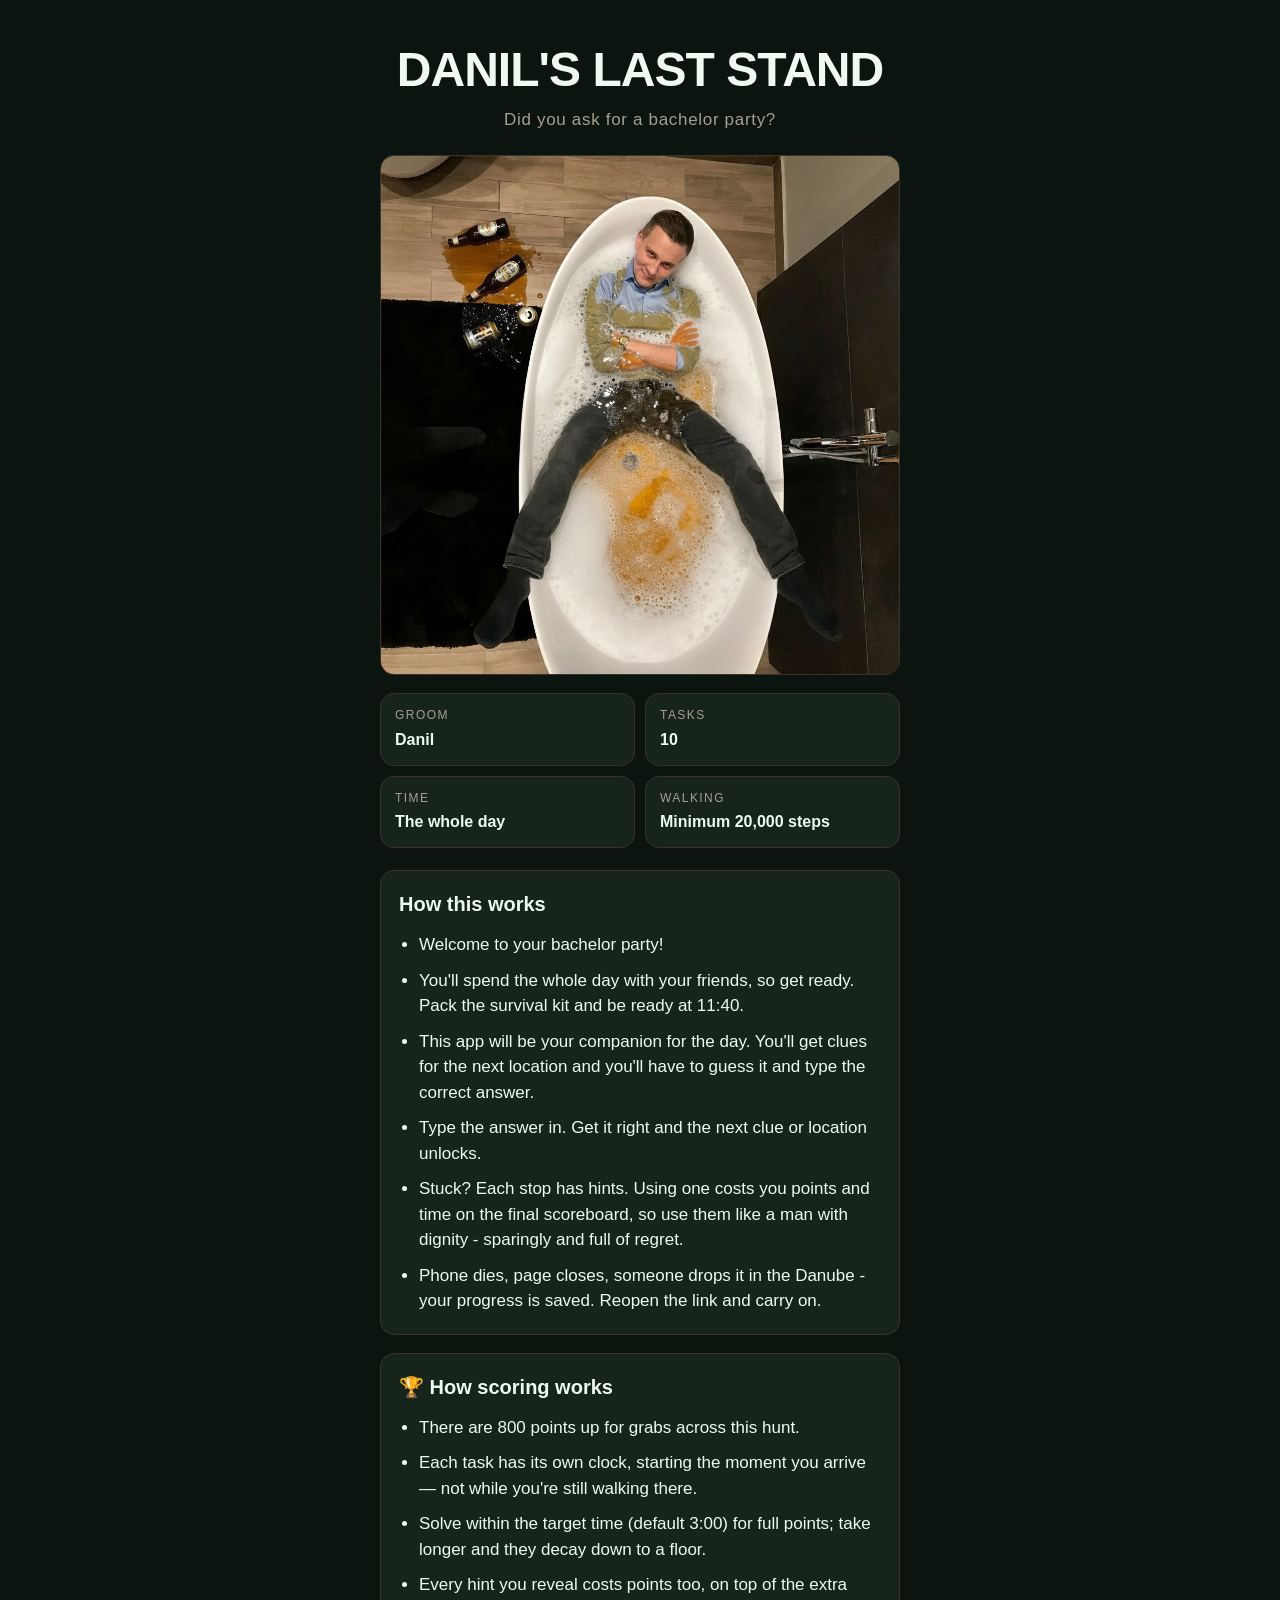
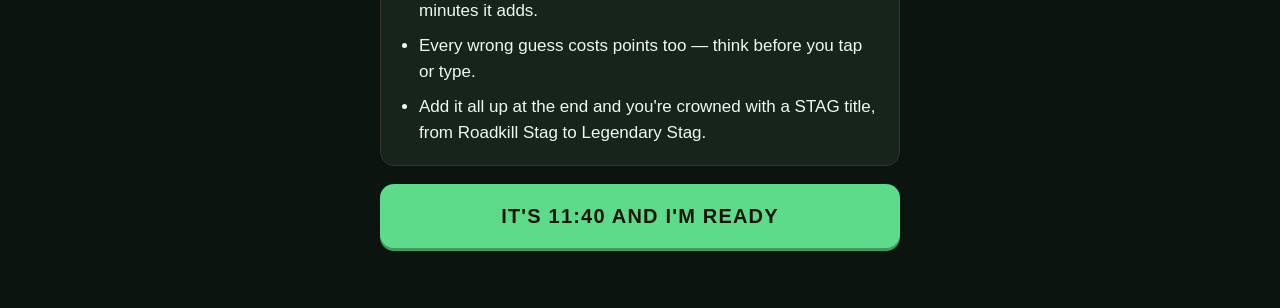
<file: index.html>
<!DOCTYPE html>
<html lang="en">
<head>
<meta charset="utf-8">
<meta name="viewport" content="width=device-width, initial-scale=1, viewport-fit=cover, maximum-scale=5">
<meta name="theme-color" content="#12100e">
<meta name="apple-mobile-web-app-capable" content="yes">
<meta name="apple-mobile-web-app-status-bar-style" content="black-translucent">
<meta name="description" content="A scavenger hunt through central Budapest.">
<title>Danil's Last Stand — Budapest</title>
<link rel="stylesheet" href="styles.css">
<link rel="icon" href="data:image/svg+xml,<svg xmlns='http://www.w3.org/2000/svg' viewBox='0 0 100 100'><text y='.9em' font-size='90'>🍺</text></svg>">
</head>
<body>

<!-- Shown only when opened as index.html?preview=1 from the editor. -->
<div class="preview-banner" id="previewBanner" hidden>
  👁 PREVIEW — showing unsaved editor draft. Progress here is kept separate from the real game.
</div>

<!-- ══════════════════════════════════════════════════════════════════════
     HEADER — progress. Hidden on the start screen.

     The overall wall-clock timer still runs (app.js keeps computing it for
     the finish screen's "on the clock" stat and penalty maths) — it's just
     not shown up here any more now that each stop has its own visible timer
     on the puzzle screen. #hudTimer is kept in the DOM (rather than deleted)
     so paintTimer() has somewhere harmless to write; `hidden` is enough.
     ══════════════════════════════════════════════════════════════════ -->
<header id="hud" class="hud" hidden>
  <div class="hud-row">
    <div class="hud-progress" id="hudProgress">Task 1 of 9</div>
    <div class="hud-right">
      <div class="hud-timer" id="hudTimer" aria-live="off" hidden>0:00</div>
      <button class="hud-reset" id="btnHudReset" type="button" title="Start over" aria-label="Start over">⟲</button>
    </div>
  </div>
  <div class="hud-bar"><div class="hud-bar-fill" id="hudBarFill"></div></div>
</header>

<main id="main">

  <!-- ════════════════════════════════════════════════════════════════
       SCREEN: ACCESS CODE LOCK
       Only shown if config.accessCode is set — see needsAccessCode()/
       goLock() in app.js. Sits in front of everything else; the game
       itself doesn't render until this is past.
       ═════════════════════════════════════════════════════════════ -->
  <section class="screen screen-center" id="screen-lock" hidden>
    <div class="hero">
      <div class="hero-kicker" id="lockKicker">🔒 Private hunt</div>
      <h1 class="hero-title" id="lockTitle" style="font-size: 30px;">Enter the code to continue</h1>
    </div>
    <form id="lockForm" autocomplete="off">
      <input
        class="answer-input"
        id="lockInput"
        type="text"
        inputmode="text"
        autocapitalize="off"
        autocorrect="off"
        spellcheck="false"
        enterkeyhint="go"
        placeholder="Access code">
      <button class="btn btn-primary btn-huge" type="submit" id="btnUnlock">UNLOCK</button>
    </form>
    <p class="feedback" id="lockFeedback" role="status" aria-live="polite"></p>
  </section>

  <!-- ════════════════════════════════════════════════════════════════
       SCREEN: START
       ═════════════════════════════════════════════════════════════ -->
  <section class="screen" id="screen-start">
    <div class="hero">
      <div class="hero-kicker" id="startKicker">Budapest · District V → VII</div>
      <h1 class="hero-title" id="startTitle">DANIL'S LAST STAND</h1>
      <div class="hero-sub" id="startSubtitle">A Budapest Scavenger Hunt</div>
    </div>

    <figure class="stop-figure" id="startFigure" hidden>
      <img id="startImage" alt="">
      <figcaption id="startCaption"></figcaption>
    </figure>

    <div class="facts">
      <div class="fact"><span class="fact-label">Groom</span><span class="fact-value" id="factGroom">—</span></div>
      <div class="fact"><span class="fact-label">Tasks</span><span class="fact-value" id="factStops">—</span></div>
      <div class="fact"><span class="fact-label">Time</span><span class="fact-value" id="factDuration">—</span></div>
      <div class="fact"><span class="fact-label">Walking</span><span class="fact-value" id="factDistance">—</span></div>
    </div>

    <div class="card">
      <h2 class="card-title" id="howToTitle">How this works</h2>
      <ul class="howto" id="howToList"></ul>
      <p class="hint-cost-note" id="hintCostNote"></p>
    </div>

    <!-- The points/STAG system, kept separate from the core-loop card above.
         Set config.labels.scoringExplainerTitle to "" to hide this entirely. -->
    <div class="card" id="scoringExplainerCard">
      <h2 class="card-title" id="scoringExplainerTitle">🏆 How scoring works</h2>
      <ul class="howto" id="scoringExplainerList"></ul>
    </div>

    <button class="btn btn-primary btn-huge" id="btnStart">START THE HUNT</button>
    <p class="footnote" id="startFootnote"></p>
  </section>

  <!-- ════════════════════════════════════════════════════════════════
       SCREEN: TRAVEL CLUE
       ═════════════════════════════════════════════════════════════ -->
  <section class="screen" id="screen-travel" hidden>
    <div class="stop-head">
      <div class="stop-num" id="travelStopNum">TASK 1</div>
      <div class="stop-teaser" id="travelTeaser"></div>
    </div>
    <div class="card card-clue">
      <div class="card-eyebrow" id="travelEyebrow">🧭 Travel clue</div>
      <div class="prose" id="travelClue"></div>
    </div>
    <figure class="stop-figure" id="travelFigure" hidden>
      <img id="travelImage" alt="Photo for this clue">
      <figcaption id="travelCaption"></figcaption>
    </figure>
    <button class="btn btn-primary btn-huge" id="btnArrived">WE'RE HERE →</button>
    <p class="footnote" id="travelFootnote"></p>
  </section>

  <!-- ════════════════════════════════════════════════════════════════
       SCREEN: PUZZLE + ANSWER
       ═════════════════════════════════════════════════════════════ -->
  <section class="screen" id="screen-puzzle" hidden>
    <div class="stop-head">
      <div class="stop-num" id="puzzleStopNum">TASK 1</div>
      <div class="stop-teaser" id="puzzleName"></div>
    </div>

    <p class="arrival-note" id="arrivalNote"></p>

    <!-- This stop's own clock (left) and a live points readout (right).
         Each has its own visibility rule — shouldShowTimer() vs
         isScoredStop() — since a stop can have either without the other. -->
    <div class="task-timer-row">
      <div class="task-timer" id="taskTimer" hidden>
        <span id="taskTimerValue">0:00</span>
        <span class="task-timer-target" id="taskTimerTarget"></span>
      </div>
      <div class="task-points" id="taskPoints" hidden></div>
    </div>

    <div class="badge badge-warn" id="placeholderBadge" hidden></div>

    <div class="card">
      <div class="card-eyebrow" id="puzzleEyebrow">🧩 The puzzle</div>
      <div class="prose" id="puzzleText"></div>
    </div>

    <figure class="stop-figure" id="puzzleFigure" hidden>
      <img id="puzzleImage" alt="Photo for this puzzle">
      <figcaption id="puzzleCaption"></figcaption>
    </figure>

    <!-- Optional "take a photo" control — see wantsPhotoCapture() in app.js.
         On by default for "dare" stops, off otherwise, either way overridable
         per stop. Purely local: the shot is saved to the phone's camera roll
         by the OS as normal, and a small copy is kept in this browser only
         (never uploaded) so the group can see it again before finishing. -->
    <div class="photo-capture" id="photoCapture" hidden>
      <div class="answer-label" id="photoCaptureLabel">📸 Photo proof</div>
      <div class="photo-capture-box" id="photoCaptureEmpty">
        <button class="btn btn-ghost btn-photo" id="btnTakePhoto" type="button">📸 Take a photo</button>
      </div>
      <figure class="photo-capture-preview" id="photoCapturePreview" hidden>
        <img id="photoCaptureImg" alt="Photo taken for this stop">
        <!-- The ONLY way to get this into the iOS Photos app. A photo taken
             through <input type=file capture> is handed to the page and then
             dropped by Safari — it is never written to the camera roll on its
             own, and no web API can do that silently. navigator.share() opens
             the native share sheet, where "Save Image" files it into Photos. -->
        <button class="btn btn-primary btn-small" id="btnSavePhoto" type="button">⬇️ Save to my Photos</button>
        <button class="btn btn-ghost btn-small" id="btnRetakePhoto" type="button">↺ Retake</button>
      </figure>
      <!-- Second, permission-free route to attaching a photo: a plain file
           input with no `capture` attribute, which iOS/Android hand off to
           their ordinary photo picker. Useful if the group would rather
           shoot in the real Camera app (which DOES save to the camera roll)
           and then attach it here. -->
      <button class="btn btn-ghost btn-small btn-photo-fallback" id="btnPickPhoto" type="button">
        Or choose one from your photos
      </button>
      <input type="file" id="photoCaptureInput" class="file-input-hidden" accept="image/*" capture="environment">
      <input type="file" id="photoPickInput" class="file-input-hidden" accept="image/*">
      <p class="footnote" id="photoCaptureNote"></p>
    </div>

    <!-- ONE of the three below is shown, depending on the stop's `type`. -->

    <!-- type: "text" -->
    <form id="answerForm" autocomplete="off" hidden>
      <label class="answer-label" for="answerInput" id="answerLabel">Your answer</label>
      <input
        class="answer-input"
        id="answerInput"
        type="text"
        inputmode="text"
        autocapitalize="off"
        autocorrect="off"
        spellcheck="false"
        enterkeyhint="go"
        placeholder="Type it here…">
      <button class="btn btn-primary btn-huge" type="submit" id="btnSubmit">SUBMIT</button>
    </form>

    <!-- type: "choice" -->
    <div id="choiceZone" class="choice-zone" hidden>
      <div class="answer-label" id="choiceLabel">Pick one</div>
      <div id="choiceButtons"></div>
    </div>

    <!-- type: "dare" / "info" — nothing to answer, just confirm and move on -->
    <button class="btn btn-primary btn-huge" id="btnConfirmDone" hidden></button>

    <!-- type: "picker" — tap one option to jump straight to that stop by id;
         no answer to get right, no hints, nothing else to skip. -->
    <div id="pickerZone" class="picker-zone" hidden>
      <div class="answer-label" id="pickerLabel">Choose one</div>
      <div id="pickerButtons"></div>
    </div>

    <!-- type: "sequence" — several timed sub-tasks in a row, purely passive:
         no button, no answer. Auto-advances on its own; see
         paintSequenceStop()/tickSequenceCountdown() in app.js. -->
    <div id="sequenceZone" class="sequence-zone" hidden>
      <div class="card-eyebrow" id="sequenceSubEyebrow">Sub-task 1 of 3</div>
      <h3 class="sequence-sub-label" id="sequenceSubLabel"></h3>
      <div class="prose" id="sequenceSubInstructions"></div>
      <figure class="stop-figure" id="sequenceSubFigure" hidden>
        <img id="sequenceSubImage" alt="">
        <figcaption id="sequenceSubCaption"></figcaption>
      </figure>
      <div class="sequence-countdown" id="sequenceCountdown">0:00</div>
      <button class="btn btn-danger-ghost sequence-skip-btn" id="sequenceSkipButton" type="button">Skip this one →</button>
    </div>

    <!-- Explains why the proceed control above is greyed out, when a stop
         requires photo proof and none has been attached yet. -->
    <p class="photo-gate-note" id="photoGateNote" hidden></p>

    <p class="feedback" id="feedback" role="status" aria-live="polite"></p>

    <label class="answer-label" id="hintZoneLabel" hidden>Hints</label>
    <div id="hintZone" class="hint-zone"></div>

    <button class="btn btn-danger-ghost" id="btnSkip" hidden></button>

    <button class="btn btn-ghost btn-small" id="btnBackToClue">← re-read the travel clue</button>

    <!-- Always available, on every task type — a real-world contingency
         (venue closed, whatever), not a difficulty escape hatch. No time or
         points penalty either way; see jumpSkipStop() in app.js. -->
    <button class="btn btn-ghost btn-small btn-jump-skip" id="btnJumpSkip" type="button">⏭ Skip this task — no penalty</button>
  </section>

  <!-- ════════════════════════════════════════════════════════════════
       SCREEN: SOLVED (interstitial)
       ═════════════════════════════════════════════════════════════ -->
  <section class="screen screen-center" id="screen-solved" hidden>
    <div class="big-tick" id="solvedTick">✅</div>
    <h2 class="solved-title" id="solvedTitle">Correct.</h2>
    <div class="points-badge" id="solvedPoints" hidden></div>
    <div class="card card-success" id="solvedCard">
      <div class="prose" id="solvedMessage"></div>
    </div>
    <figure class="stop-figure" id="successFigure" hidden>
      <img id="successImage" alt="">
      <figcaption id="successCaption"></figcaption>
    </figure>
    <button class="btn btn-primary btn-huge" id="btnNext">NEXT CLUE →</button>
  </section>

  <!-- ════════════════════════════════════════════════════════════════
       SCREEN: FAILED (interstitial)
       Only reachable from a "onetry" stop's wrong first guess — see
       submitOneTry()/goFailed() in app.js. No retry, no hints from here;
       tapping through just moves on to the next stop like normal.
       ═════════════════════════════════════════════════════════════ -->
  <section class="screen screen-center" id="screen-failed" hidden>
    <div class="big-tick" id="failedTick">💀</div>
    <h2 class="solved-title failed-title" id="failedTitle">Nope. That was your one shot.</h2>
    <div class="points-badge points-badge-skipped" id="failedPoints" hidden></div>
    <div class="card card-failure" id="failedCard">
      <div class="prose" id="failedMessage"></div>
    </div>
    <figure class="stop-figure" id="failureFigure" hidden>
      <img id="failureImage" alt="">
      <figcaption id="failureCaption"></figcaption>
    </figure>
    <button class="btn btn-primary btn-huge" id="btnFailedNext">NEXT CLUE →</button>
  </section>

  <!-- ════════════════════════════════════════════════════════════════
       SCREEN: FINAL SELFIE
       Appears once, after the last stop, before the finish screen — only
       when config.finalSelfie is set up (see isFinalSelfieEnabled in
       app.js). Deliberately NOT a stop: no travel clue, no timer, no
       scoring, not counted in "Stop N of M". Reuses the same photo
       pipeline as a stop's photo-capture block (downscalePhoto/photos/
       saveToPhotos), just under its own element ids and its own reserved
       photos[] key ("__finalSelfie") so it can never collide with a real
       stop id. See paintSelfieScreen() / goSelfie() in app.js.
       ═════════════════════════════════════════════════════════════ -->
  <section class="screen screen-center" id="screen-selfie" hidden>
    <div class="big-tick">🤳</div>
    <h2 class="solved-title" id="selfieTitle">One last thing</h2>
    <div class="card">
      <div class="prose" id="selfiePrompt"></div>
    </div>

    <div class="photo-capture" id="selfiePhotoCapture">
      <div class="answer-label" id="selfiePhotoCaptureLabel">📸 Group selfie</div>
      <div class="photo-capture-box" id="selfiePhotoCaptureEmpty">
        <button class="btn btn-ghost btn-photo" id="btnTakeSelfie" type="button">📸 Take a photo</button>
      </div>
      <figure class="photo-capture-preview" id="selfiePhotoCapturePreview" hidden>
        <img id="selfiePhotoCaptureImg" alt="The group's final selfie">
        <button class="btn btn-primary btn-small" id="btnSaveSelfie" type="button">⬇️ Save to my Photos</button>
        <button class="btn btn-ghost btn-small" id="btnRetakeSelfie" type="button">↺ Retake</button>
      </figure>
      <button class="btn btn-ghost btn-small btn-photo-fallback" id="btnPickSelfie" type="button">
        Or choose one from your photos
      </button>
      <input type="file" id="selfiePhotoCaptureInput" class="file-input-hidden" accept="image/*" capture="environment">
      <input type="file" id="selfiePhotoPickInput" class="file-input-hidden" accept="image/*">
      <p class="footnote" id="selfiePhotoCaptureNote"></p>
    </div>

    <p class="photo-gate-note" id="selfieGateNote" hidden></p>

    <button class="btn btn-primary btn-huge" id="btnSelfieContinue">CONTINUE TO RESULTS →</button>
  </section>

  <!-- ════════════════════════════════════════════════════════════════
       SCREEN: FINISH
       ═════════════════════════════════════════════════════════════ -->
  <section class="screen" id="screen-finish" hidden>
    <div class="hero hero-finish">
      <div class="hero-kicker" id="finishKicker">🇭🇺 · Done · 🇭🇺</div>
      <h1 class="hero-title" id="finishTitle">HUNT COMPLETE 🏆</h1>
    </div>

    <figure class="stop-figure" id="finishFigure" hidden>
      <img id="finishImage" alt="">
      <figcaption id="finishCaption"></figcaption>
    </figure>

    <!-- Only shown when config.scoring is set up — see admin.html → Scoring. -->
    <div class="stag-card" id="stagCard" hidden>
      <div class="stag-kicker" id="stagKicker">🦌 STAG SCORE</div>
      <div class="stag-level" id="stagLevelName"></div>
      <div class="stag-points" id="stagPointsValue"></div>
      <div class="stag-bar"><div class="stag-bar-fill" id="stagBarFill"></div></div>
      <p class="stag-blurb" id="stagBlurb"></p>
    </div>

    <!-- The final selfie, paired with the earliest photo taken during the
         hunt. Only shown when a final selfie was actually taken; pairs with
         the first stop (in play order) that has a photo, or stands alone if
         no earlier photo exists. See paintThenNow() in app.js. -->
    <div class="then-now-card" id="thenNowCard" hidden>
      <div class="card-eyebrow" id="thenNowTitle">🤳 Then &amp; Now</div>
      <div class="then-now-grid" id="thenNowGrid"></div>
    </div>

    <div class="scoreboard">
      <div class="score score-hero">
        <span class="score-label">Final time</span>
        <span class="score-value" id="scoreFinal">—</span>
      </div>
      <div class="score-grid">
        <div class="score"><span class="score-label">On the clock</span><span class="score-value" id="scoreRaw">—</span></div>
        <div class="score"><span class="score-label">Penalties</span><span class="score-value" id="scorePenalty">—</span></div>
        <div class="score"><span class="score-label">Tasks solved</span><span class="score-value" id="scoreStops">—</span></div>
        <div class="score"><span class="score-label">Hints burned</span><span class="score-value" id="scoreHints">—</span></div>
        <div class="score"><span class="score-label">Wrong guesses</span><span class="score-value" id="scoreWrong">—</span></div>
        <div class="score"><span class="score-label">Girls met</span><span class="score-value" id="scoreGirlsMet">—</span></div>
      </div>
    </div>

    <div class="card">
      <div class="prose" id="finishBlurb"></div>
    </div>

    <details class="recap">
      <summary id="recapSummary">The full route, in case anyone wants to argue about it</summary>
      <ol class="recap-list" id="recapList"></ol>
    </details>

    <button class="btn btn-ghost btn-small" id="btnReset">Reset the hunt (start over)</button>
  </section>

</main>

<!-- Tap any photo to blow it up (useful for spot-the-difference puzzles). -->
<div class="lightbox" id="lightbox" hidden>
  <img id="lightboxImage" alt="">
  <button class="lightbox-close" id="lightboxClose" type="button" aria-label="Close">✕</button>
</div>

<script src="content.js"></script>
<script src="app.js"></script>
</body>
</html>
</file>
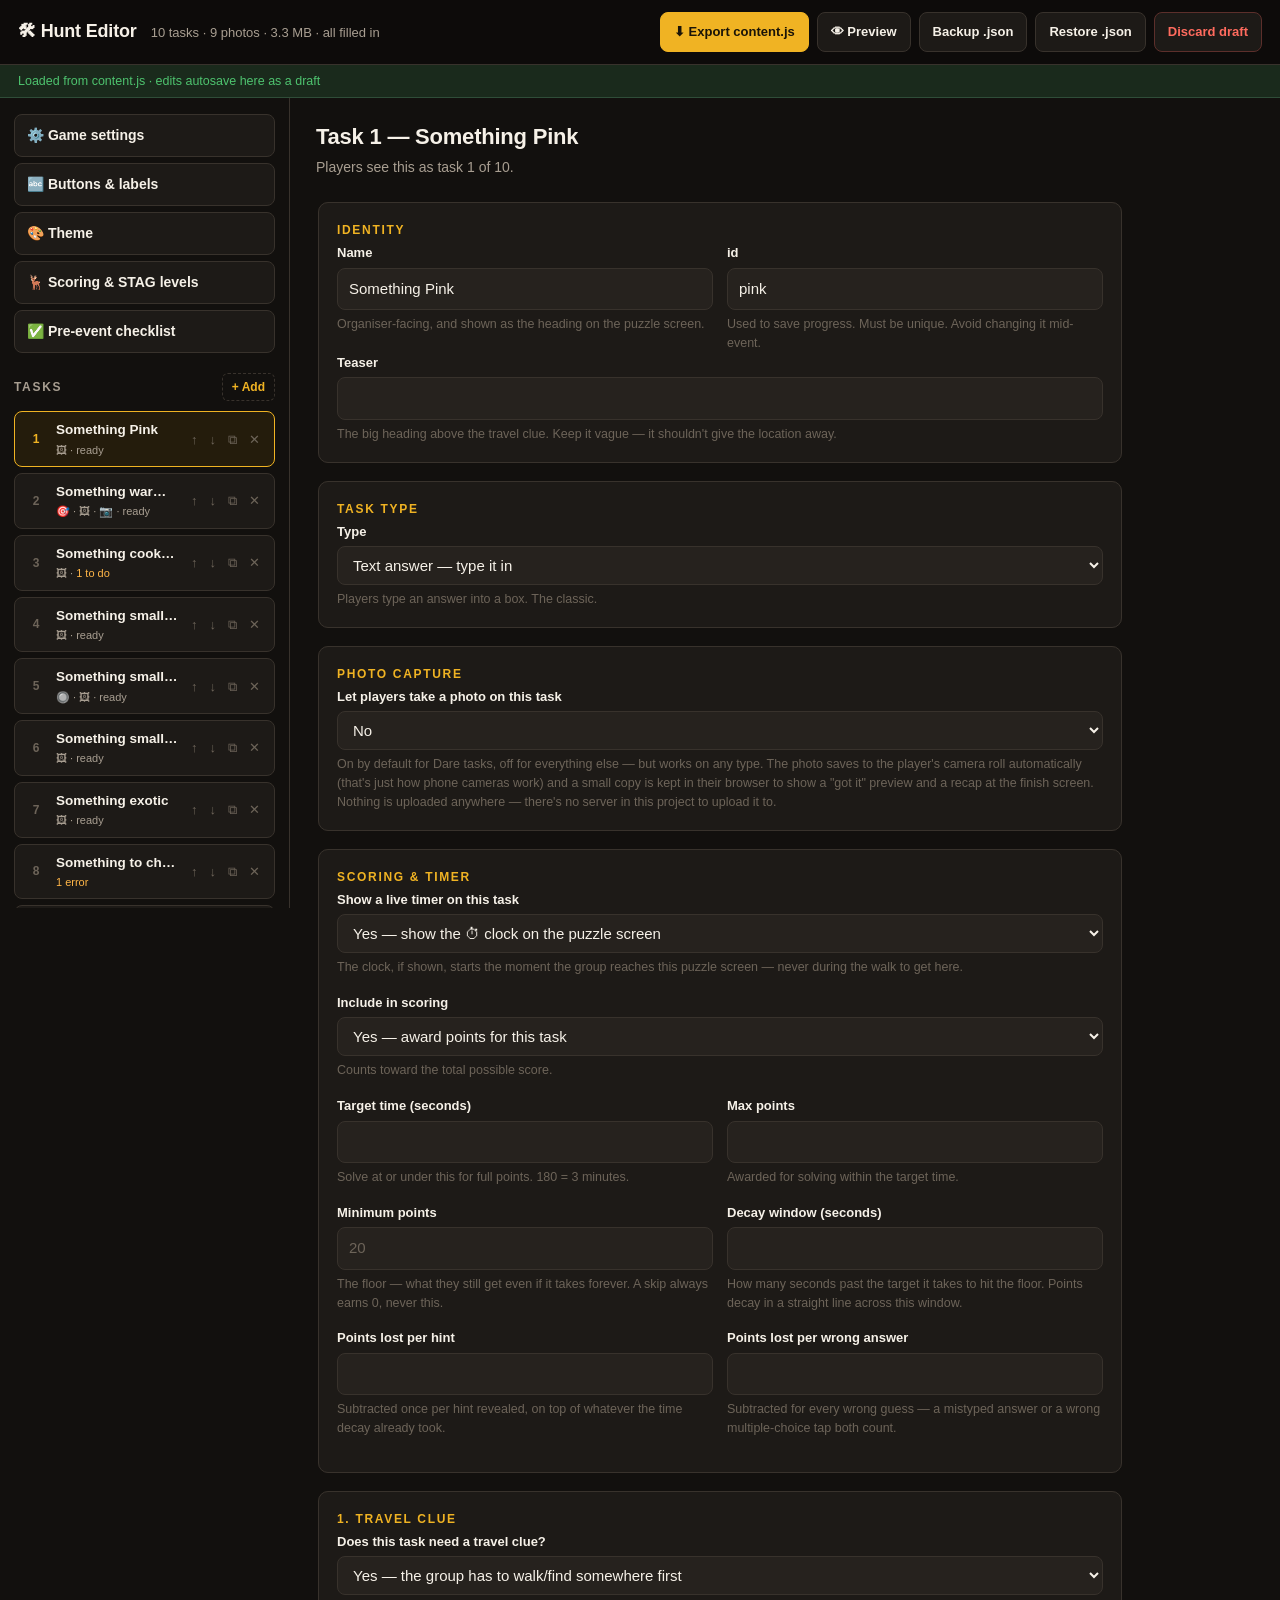
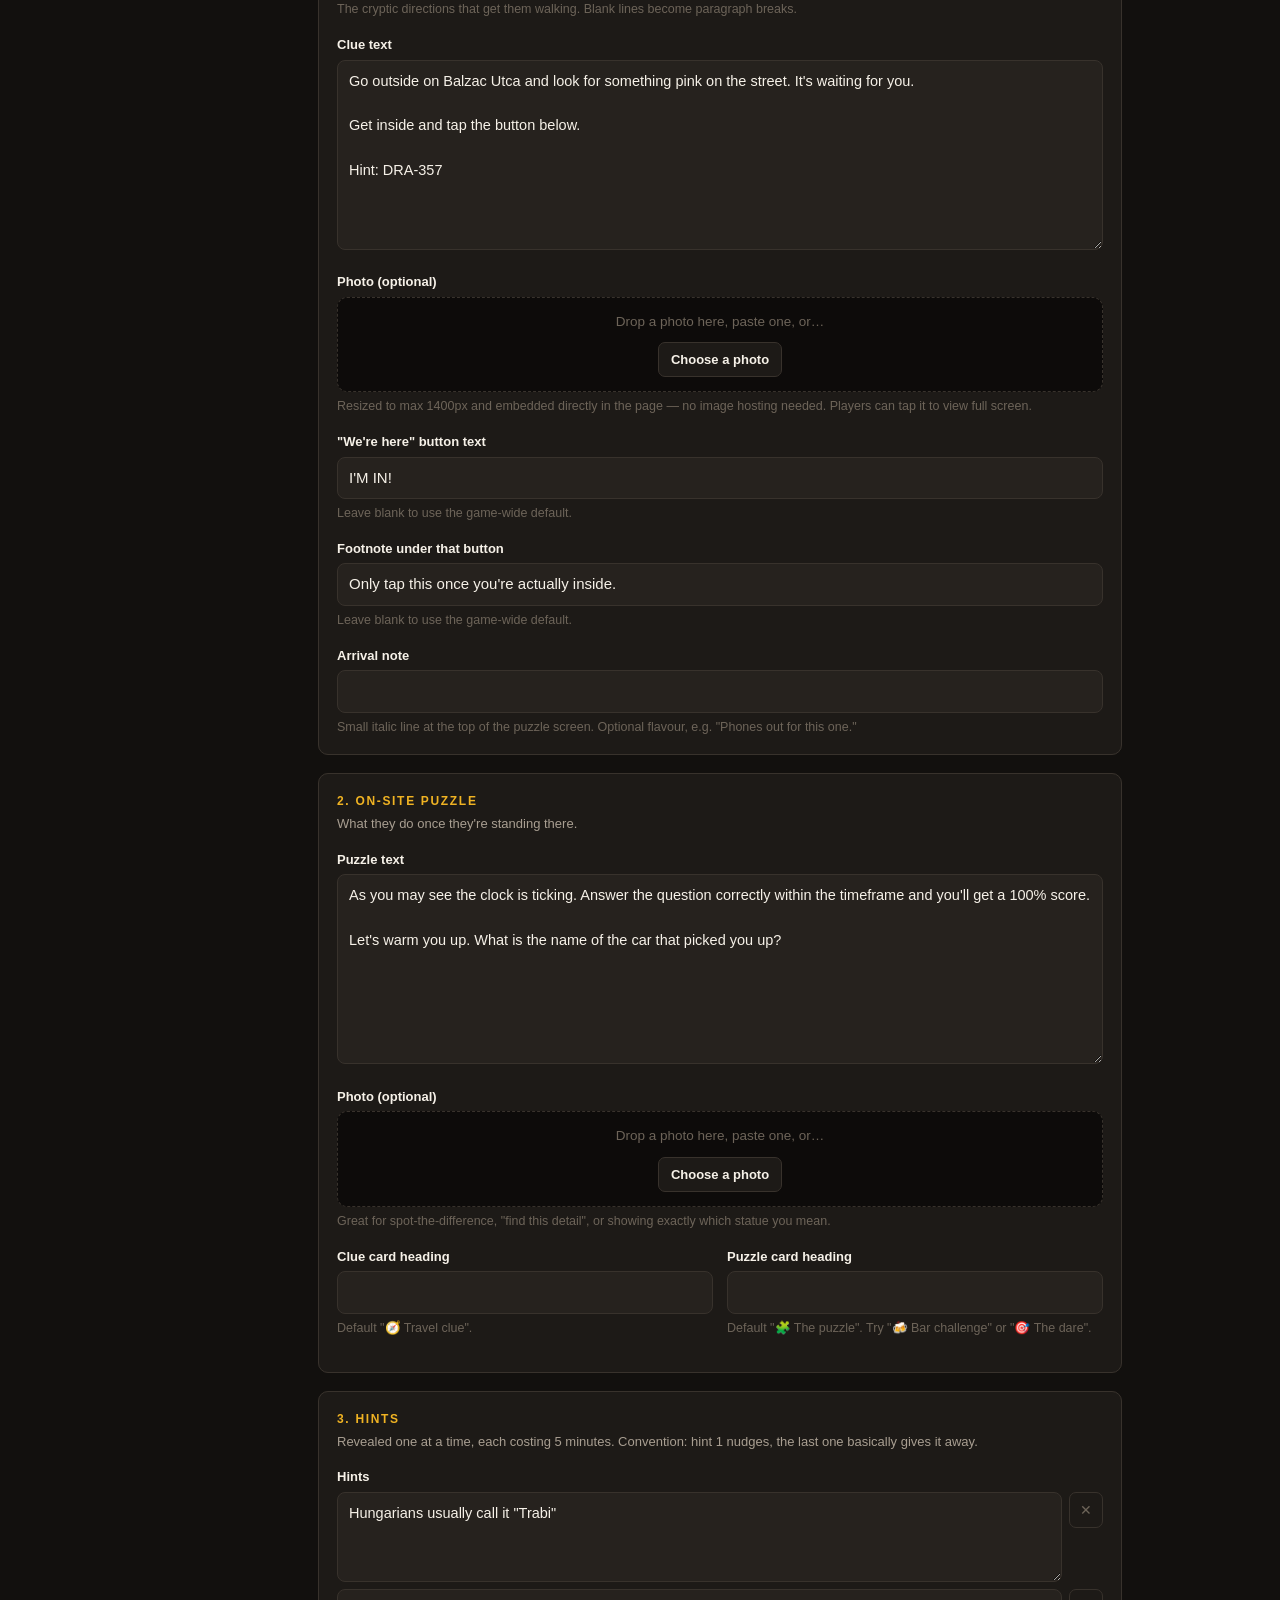
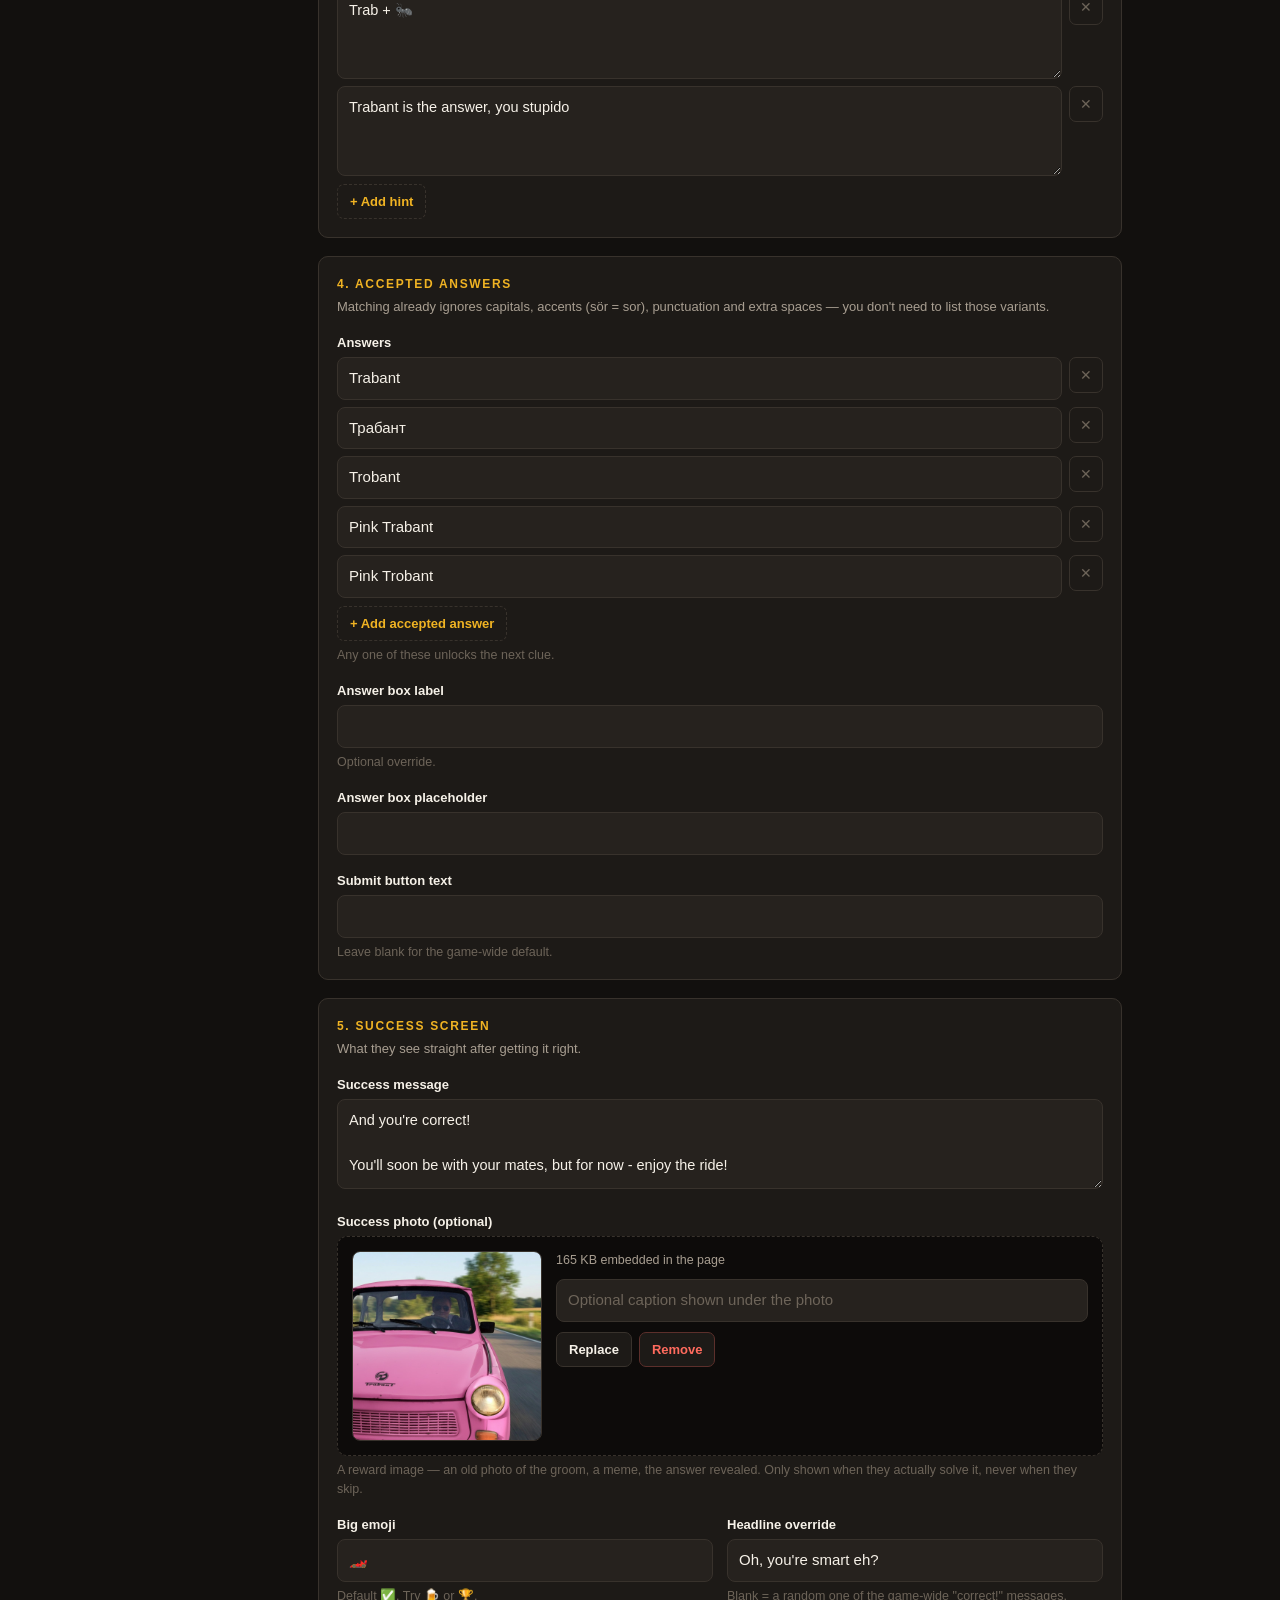
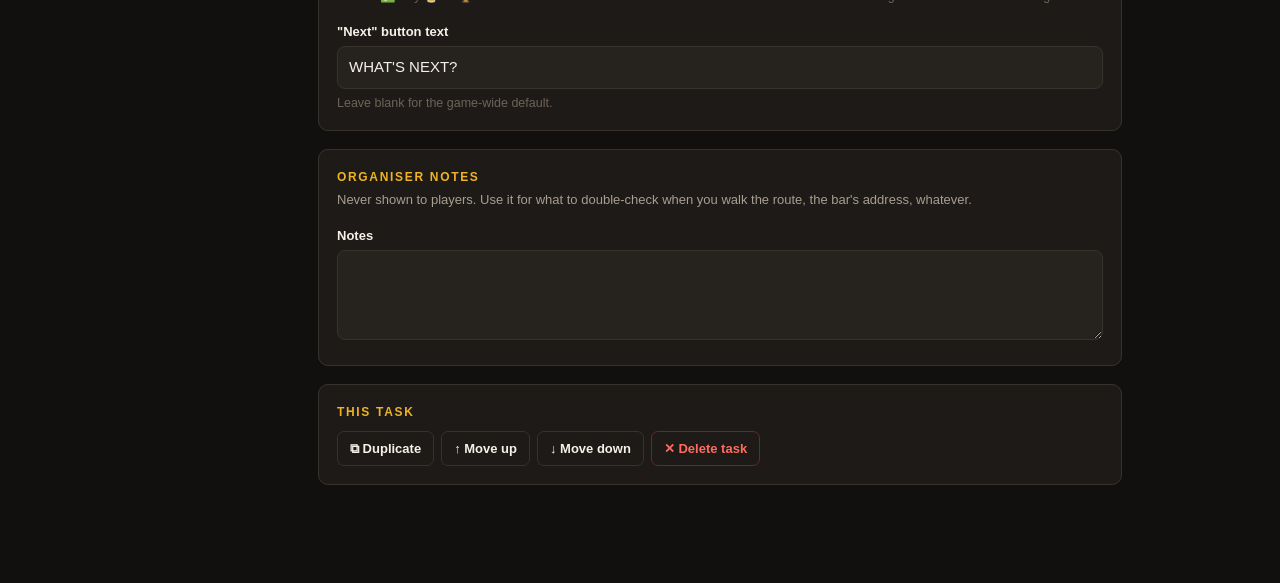
<file: admin.html>
<!DOCTYPE html>
<html lang="en">
<head>
<meta charset="utf-8">
<meta name="viewport" content="width=device-width, initial-scale=1">
<meta name="theme-color" content="#12100e">
<meta name="robots" content="noindex">
<title>Hunt Editor — Danil's Last Stand</title>
<link rel="stylesheet" href="admin.css">
<link rel="icon" href="data:image/svg+xml,<svg xmlns='http://www.w3.org/2000/svg' viewBox='0 0 100 100'><text y='.9em' font-size='90'>🛠</text></svg>">
</head>
<body>

<header class="topbar">
  <div class="topbar-left">
    <h1>🛠 Hunt Editor</h1>
    <span class="topbar-stats" id="topStats"></span>
  </div>
  <div class="topbar-actions">
    <button class="tb tb-primary" id="btnExportJs">⬇ Export content.js</button>
    <button class="tb" id="btnPreview">👁 Preview</button>
    <button class="tb" id="btnExportJson">Backup .json</button>
    <button class="tb" id="btnImport">Restore .json</button>
    <button class="tb tb-danger" id="btnDiscard">Discard draft</button>
    <input type="file" id="importFile" accept=".json,application/json" hidden>
  </div>
</header>

<div class="savebar" id="saveBar">Draft autosaved to this browser · not yet exported</div>

<div class="layout">

  <!-- ─────────────────────────────────────────── sidebar: task list ── -->
  <aside class="sidebar">
    <div class="side-section">
      <button class="side-nav" id="navSettings">⚙️ Game settings</button>
      <button class="side-nav" id="navLabels">🔤 Buttons &amp; labels</button>
      <button class="side-nav" id="navTheme">🎨 Theme</button>
      <button class="side-nav" id="navScoring">🦌 Scoring &amp; STAG levels</button>
      <button class="side-nav" id="navChecklist">✅ Pre-event checklist</button>
    </div>

    <div class="side-head">
      <span>Tasks</span>
      <button class="side-add" id="btnAddStop" title="Add a task">+ Add</button>
    </div>
    <ol class="stop-list" id="stopList"></ol>

    <p class="side-foot">
      Tasks play in this order. Use ↑ ↓ to reorder.
    </p>
  </aside>

  <!-- ─────────────────────────────────────────────── editor panel ── -->
  <main class="editor" id="editor"></main>

</div>

<div class="toast" id="toast" hidden></div>

<script src="content.js"></script>
<script src="app.js"></script>
<script src="admin.js"></script>
</body>
</html>
</file>
<file: styles.css>
/* ============================================================================
 * styles.css — mobile-first, high contrast, outdoor-legible.
 *
 * Design targets:
 *  - readable in bright daylight AND at 1am in a dark ruin bar
 *  - every tap target >= 56px tall
 *  - base body text 18px, puzzle text 19px (bigger than typical web)
 *  - inputs at 17px+ so iOS Safari doesn't zoom the page on focus
 *  - portrait first; landscape just centres a max-width column
 * ========================================================================== */

:root {
  --bg:        #12100e;
  --bg-raised: #1d1a17;
  --bg-input:  #26221e;
  --line:      #38322c;

  --text:      #f6f1e8;
  --text-dim:  #a89e91;

  --gold:      #f0b323;   /* primary action */
  --gold-dark: #b8851a;
  --green:     #4ec36f;
  --red:       #ff6b5e;
  --amber:     #ffb547;

  --radius: 14px;
  --tap: 58px;

  --pad-x: 20px;
}

* { box-sizing: border-box; }

/* The app hides screens and conditional buttons with the `hidden` attribute.
 * Several of those elements also carry classes that set `display` (.btn is
 * display:block), which beats the UA stylesheet's `[hidden] { display:none }`.
 * This rule makes `hidden` actually mean hidden. Don't remove it. */
[hidden] { display: none !important; }

html, body {
  margin: 0;
  padding: 0;
  background: var(--bg);
  color: var(--text);
  -webkit-text-size-adjust: 100%;
  overscroll-behavior-y: contain;
}

body {
  font-family: -apple-system, BlinkMacSystemFont, "Segoe UI", Roboto,
               "Helvetica Neue", Arial, sans-serif;
  font-size: 18px;
  line-height: 1.55;
  min-height: 100dvh;
}

/* Kill the iOS tap-highlight flash, we do our own :active states */
button, input { -webkit-tap-highlight-color: transparent; }

/* ─────────────────────────────────────────────────────────────── layout ── */

#main {
  max-width: 560px;
  margin: 0 auto;
  padding: 20px var(--pad-x) calc(48px + env(safe-area-inset-bottom));
}

.screen { animation: fade .22s ease-out; }
.screen-center { text-align: center; }

@keyframes fade { from { opacity: 0; transform: translateY(6px); } to { opacity: 1; transform: none; } }

/* ──────────────────────────────────────────────────────────────── HUD ── */

.hud {
  position: sticky;
  top: 0;
  z-index: 20;
  background: rgba(18,16,14,.94);
  backdrop-filter: blur(10px);
  -webkit-backdrop-filter: blur(10px);
  border-bottom: 1px solid var(--line);
  padding-top: env(safe-area-inset-top);
}

.hud-row {
  max-width: 560px;
  margin: 0 auto;
  padding: 12px var(--pad-x) 10px;
  display: flex;
  align-items: baseline;
  justify-content: space-between;
  gap: 12px;
}

.hud-progress {
  font-size: 15px;
  font-weight: 700;
  letter-spacing: .06em;
  text-transform: uppercase;
  color: var(--text-dim);
}

.hud-right { display: flex; align-items: center; gap: 10px; }

.hud-timer {
  font-size: 22px;
  font-weight: 800;
  font-variant-numeric: tabular-nums;
  letter-spacing: .02em;
  color: var(--gold);
}

/* Deliberately small and unlabelled — it's an escape hatch, not a feature. */
.hud-reset {
  width: 34px;
  height: 34px;
  border-radius: 50%;
  border: 1px solid var(--line);
  background: transparent;
  color: var(--text-dim);
  font-size: 17px;
  line-height: 1;
  padding: 0;
  cursor: pointer;
}
.hud-reset:active { background: var(--bg-raised); }

.hud-bar { height: 3px; background: var(--line); }
.hud-bar-fill {
  height: 100%;
  width: 0%;
  background: var(--gold);
  transition: width .35s ease;
}

/* ───────────────────────────────────────────────────────────────── hero ── */

.hero { text-align: center; padding: 26px 0 22px; }
.hero-finish { padding-top: 12px; }

.hero-kicker {
  font-size: 13px;
  font-weight: 700;
  letter-spacing: .18em;
  text-transform: uppercase;
  color: var(--gold);
  margin-bottom: 14px;
}

.hero-title {
  margin: 0;
  font-size: clamp(34px, 11vw, 48px);
  line-height: 1.02;
  font-weight: 900;
  letter-spacing: -.02em;
  text-wrap: balance;
}

.hero-sub {
  margin-top: 12px;
  font-size: 17px;
  color: var(--text-dim);
  letter-spacing: .04em;
}

/* ──────────────────────────────────────────────────────────────── facts ── */

.facts {
  display: grid;
  grid-template-columns: 1fr 1fr;
  gap: 10px;
  margin: 6px 0 22px;
}

.fact {
  background: var(--bg-raised);
  border: 1px solid var(--line);
  border-radius: var(--radius);
  padding: 12px 14px;
  display: flex;
  flex-direction: column;
  gap: 3px;
}

.fact-label {
  font-size: 12px;
  letter-spacing: .12em;
  text-transform: uppercase;
  color: var(--text-dim);
}

.fact-value { font-size: 16px; font-weight: 700; }

/* ───────────────────────────────────────────────────────────────── card ── */

.card {
  background: var(--bg-raised);
  border: 1px solid var(--line);
  border-radius: var(--radius);
  padding: 18px 18px 20px;
  margin-bottom: 18px;
}

.card-clue  { border-color: #4a3f2c; background: #1f1a12; }
.card-success { border-color: #2f4d38; background: #16251b; }
.card-failure { border-color: #5c2f2b; background: #251615; }

.card-eyebrow {
  font-size: 12px;
  font-weight: 800;
  letter-spacing: .16em;
  text-transform: uppercase;
  color: var(--gold);
  margin-bottom: 12px;
}

.card-title { margin: 0 0 12px; font-size: 20px; font-weight: 800; }

/* Puzzle / clue body text — deliberately large. */
.prose {
  font-size: 19px;
  line-height: 1.6;
  white-space: pre-wrap;   /* keeps the \n\n paragraph breaks from content.js */
  word-break: break-word;
}

.prose + .prose { margin-top: 14px; }

.howto {
  margin: 0;
  padding-left: 20px;
  font-size: 17px;
  line-height: 1.5;
}
.howto li { margin-bottom: 10px; }
.howto li:last-child { margin-bottom: 0; }

.hint-cost-note {
  margin: 14px 0 0;
  padding-top: 14px;
  border-top: 1px solid var(--line);
  font-size: 15px;
  color: var(--text-dim);
}

/* ───────────────────────────────────────────────────────── stop photos ── */

.stop-figure {
  margin: 0 0 18px;
  padding: 0;
}

.stop-figure img {
  display: block;
  width: 100%;
  height: auto;
  max-height: 60vh;
  object-fit: contain;
  border-radius: var(--radius);
  border: 1px solid var(--line);
  background: #000;
  cursor: zoom-in;
}

.stop-figure figcaption {
  margin-top: 8px;
  font-size: 15px;
  color: var(--text-dim);
  text-align: center;
  font-style: italic;
}

.lightbox {
  position: fixed;
  inset: 0;
  z-index: 100;
  background: rgba(0,0,0,.95);
  display: flex;
  align-items: center;
  justify-content: center;
  padding: 12px;
}
.lightbox img {
  max-width: 100%;
  max-height: 100%;
  object-fit: contain;
}
.lightbox-close {
  position: absolute;
  top: calc(12px + env(safe-area-inset-top));
  right: 12px;
  width: 48px;
  height: 48px;
  border-radius: 50%;
  border: 1px solid var(--line);
  background: rgba(20,18,16,.9);
  color: var(--text);
  font-size: 20px;
  cursor: pointer;
}

/* ─────────────────────────────────────────────────────── preview banner ── */

.preview-banner {
  position: sticky;
  top: 0;
  z-index: 30;
  background: #4a3a8f;
  color: #fff;
  font-size: 13px;
  font-weight: 700;
  text-align: center;
  padding: calc(8px + env(safe-area-inset-top)) 14px 8px;
  line-height: 1.4;
}

/* ───────────────────────────────────────────────────────────── stop head ── */

.stop-head { margin: 4px 0 18px; }

.stop-num {
  font-size: 13px;
  font-weight: 800;
  letter-spacing: .18em;
  text-transform: uppercase;
  color: var(--gold);
}

.stop-teaser {
  margin-top: 4px;
  font-size: 22px;
  font-weight: 800;
  line-height: 1.2;
  letter-spacing: -.01em;
}

.arrival-note {
  margin: -6px 0 16px;
  font-size: 16px;
  font-style: italic;
  color: var(--text-dim);
}

/* ─────────────────────────────────────────────────────────── task timer ── */

.task-timer-row {
  display: flex;
  align-items: center;
  justify-content: space-between;
  gap: 10px;
  margin: -4px 0 16px;
}

.task-timer {
  display: flex;
  align-items: baseline;
  gap: 10px;
  font-variant-numeric: tabular-nums;
}

.task-timer::before {
  content: "⏱";
  font-size: 15px;
}

#taskTimerValue {
  font-size: 20px;
  font-weight: 800;
  color: var(--gold);
}

.task-timer-target {
  font-size: 13px;
  font-weight: 600;
  color: var(--text-dim);
}

/* Past the target time: still fine, but the clock is now visibly ticking
 * against them. Past the decay window: it's bottomed out at the floor. */
.task-timer.task-timer-warn #taskTimerValue { color: var(--amber); }
.task-timer.task-timer-bad #taskTimerValue { color: var(--red); }

/* Live points readout — a running preview of "if you solved it right now,
 * this is what you'd get", so hint/time penalties are visible as they
 * happen instead of being a surprise on the solved screen. Same warn/bad
 * colour thresholds as the timer, driven by the same elapsed time, so the
 * two chips always agree about how much trouble you're in. */
.task-points {
  flex-shrink: 0;
  padding: 5px 12px;
  border: 1px solid var(--line);
  border-radius: 20px;
  font-size: 15px;
  font-weight: 800;
  font-variant-numeric: tabular-nums;
  color: var(--gold);
  background: var(--bg-raised);
  white-space: nowrap;
}
.task-points.task-points-warn { color: var(--amber); border-color: #6b5117; }
.task-points.task-points-bad  { color: var(--red);   border-color: #5c2f2b; }

/* ────────────────────────────────────────────────────────── photo capture ── */

.photo-capture {
  border: 1px dashed var(--line);
  border-radius: var(--radius);
  padding: 16px;
  margin-bottom: 22px;
}

.photo-capture-box { text-align: center; }

.btn-photo {
  display: inline-block;
  width: auto;
  min-width: 220px;
  margin-bottom: 0;
}

.btn-photo-fallback {
  display: block;
  width: auto;
  margin: 10px auto 0;
  border: none;
  background: transparent;
  color: var(--text-dim);
  font-size: 13px;
  font-weight: 600;
  text-decoration: underline;
  min-height: auto;
  padding: 8px;
}

.photo-capture-preview {
  margin: 0;
  text-align: center;
}

.photo-capture-preview img {
  display: block;
  width: 100%;
  max-height: 50vh;
  object-fit: contain;
  border-radius: 10px;
  border: 1px solid var(--line);
  background: #000;
  cursor: zoom-in;
  margin-bottom: 12px;
}

.photo-capture .footnote {
  margin: 12px 0 0;
  text-align: center;
}

/* Hides the two file inputs WITHOUT display:none. iOS Safari has a known
 * quirk where a synthetic .click() on a display:none <input type=file> can
 * silently fail to open the native camera/photo picker at all — no error,
 * no sheet, nothing happens. This keeps the element genuinely in the layout
 * (0x0, clipped, transparent) so WebKit still honours the click. Do not
 * switch these back to the `hidden` attribute. */
.file-input-hidden {
  position: absolute;
  width: 1px;
  height: 1px;
  padding: 0;
  margin: -1px;
  overflow: hidden;
  clip: rect(0, 0, 0, 0);
  white-space: nowrap;
  border: 0;
  opacity: 0;
}

/* ──────────────────────────────────────────────────────────── then & now ── */

.then-now-card {
  background: var(--bg-raised);
  border: 1px solid var(--line);
  border-radius: var(--radius);
  padding: 18px;
  margin-bottom: 20px;
}

.then-now-grid {
  display: grid;
  grid-template-columns: 1fr 1fr;
  gap: 10px;
  margin-top: 14px;
}
/* A lone image (no earlier stop photo to pair with) shouldn't stretch to
 * fill a whole grid column's width — cap and centre it instead. */
.then-now-grid:has(> :only-child) {
  grid-template-columns: minmax(0, 220px);
  justify-content: center;
}

.then-now-grid figure { margin: 0; }

.then-now-grid img {
  width: 100%;
  aspect-ratio: 1;
  object-fit: cover;
  border-radius: 8px;
  border: 1px solid var(--line);
  cursor: zoom-in;
}

.then-now-grid figcaption {
  margin-top: 6px;
  font-size: 13px;
  color: var(--text-dim);
  text-align: center;
}

/* ────────────────────────────────────────────────────────── points badge ── */

.points-badge {
  display: inline-block;
  margin: 0 auto 18px;
  padding: 8px 18px;
  border-radius: 30px;
  font-weight: 800;
  font-size: 16px;
  background: #1a2a1c;
  border: 1px solid #2f4d38;
  color: var(--green);
}

.points-badge-full {
  background: #241c0c;
  border-color: var(--gold-dark);
  color: var(--gold);
}

.points-badge-skipped {
  background: #2a1917;
  border-color: #5c2f2b;
  color: var(--red);
}

/* ──────────────────────────────────────────────────────────────── badge ── */

.badge {
  border-radius: 12px;
  padding: 12px 14px;
  font-size: 15px;
  line-height: 1.4;
  margin-bottom: 16px;
}

.badge-warn {
  background: #2e2312;
  border: 1px solid #6b5117;
  color: var(--amber);
}

/* ──────────────────────────────────────────────────────────────── hints ── */

.hint-zone { margin-bottom: 22px; display: flex; flex-direction: column; gap: 10px; }

.hint-btn {
  width: 100%;
  min-height: var(--tap);
  background: transparent;
  border: 1px dashed var(--line);
  border-radius: var(--radius);
  color: var(--text-dim);
  font-size: 16px;
  font-weight: 700;
  font-family: inherit;
  padding: 14px;
  cursor: pointer;
}
.hint-btn:active { background: var(--bg-raised); }

/* Hints beyond the next one in line — visible so the group knows more exist,
 * but not revealable until every earlier hint has been opened. */
.hint-btn-locked {
  opacity: .4;
  cursor: not-allowed;
  filter: grayscale(60%);
}
.hint-btn-locked:active { background: transparent; }

.hint-revealed {
  background: #241f14;
  border: 1px solid #4a3f2c;
  border-radius: var(--radius);
  padding: 14px 16px;
  font-size: 17px;
  line-height: 1.5;
}
.hint-revealed .hint-tag {
  display: block;
  font-size: 12px;
  font-weight: 800;
  letter-spacing: .14em;
  text-transform: uppercase;
  color: var(--amber);
  margin-bottom: 6px;
}

/* ─────────────────────────────────────────────────────────────── answer ── */

.answer-label {
  display: block;
  font-size: 13px;
  font-weight: 800;
  letter-spacing: .14em;
  text-transform: uppercase;
  color: var(--text-dim);
  margin-bottom: 8px;
}

.answer-input {
  width: 100%;
  min-height: var(--tap);
  background: var(--bg-input);
  border: 2px solid var(--line);
  border-radius: var(--radius);
  color: var(--text);
  font-family: inherit;
  font-size: 20px;           /* >=17px so iOS doesn't zoom on focus */
  font-weight: 600;
  padding: 14px 16px;
  margin-bottom: 14px;
}
.answer-input::placeholder { color: #6d6459; font-weight: 400; }
.answer-input:focus { outline: none; border-color: var(--gold); }
.answer-input.shake { animation: shake .32s; border-color: var(--red); }

@keyframes shake {
  0%,100% { transform: translateX(0); }
  20% { transform: translateX(-7px); }
  40% { transform: translateX(7px); }
  60% { transform: translateX(-4px); }
  80% { transform: translateX(4px); }
}

.feedback {
  min-height: 26px;
  margin: 0 0 18px;
  font-size: 17px;
  font-weight: 600;
  text-align: center;
}
.feedback.bad  { color: var(--red); }
.feedback.good { color: var(--green); }

/* ─────────────────────────────────────────────────────────────── buttons ── */

.btn {
  display: block;
  width: 100%;
  min-height: var(--tap);
  border: none;
  border-radius: var(--radius);
  font-family: inherit;
  font-size: 18px;
  font-weight: 800;
  letter-spacing: .04em;
  padding: 16px;
  cursor: pointer;
  margin-bottom: 12px;
}

.btn-huge { min-height: 64px; font-size: 20px; letter-spacing: .06em; }

.btn-primary {
  background: var(--gold);
  color: #1a1408;
  box-shadow: 0 3px 0 var(--gold-dark);
}
.btn-primary:active { transform: translateY(3px); box-shadow: none; }

.btn-ghost {
  background: transparent;
  border: 1px solid var(--line);
  color: var(--text-dim);
}
.btn-ghost:active { background: var(--bg-raised); }

.btn-danger-ghost {
  background: transparent;
  border: 1px solid #5c2f2b;
  color: var(--red);
  font-size: 16px;
}
.btn-danger-ghost:active { background: #2a1917; }

.btn-small { min-height: 48px; font-size: 15px; font-weight: 600; letter-spacing: 0; }

/* Deliberately quiet — always present, but shouldn't compete visually with
 * the actual answer/confirm controls above it. See jumpSkipStop() in app.js. */
.btn-jump-skip {
  margin-top: 18px;
  border-color: transparent;
  color: var(--text-dim);
  opacity: .7;
}
.btn-jump-skip:active { opacity: 1; }

/* ─────────────────────────────────────────────────── multiple choice ── */

.choice-zone { margin-bottom: 18px; }
.choice-zone .answer-label { margin-bottom: 10px; }

.btn-choice {
  background: var(--bg-input);
  border: 2px solid var(--line);
  color: var(--text);
  text-align: left;
  font-size: 18px;
  font-weight: 700;
  letter-spacing: 0;
  min-height: 62px;
  white-space: normal;   /* long options wrap instead of overflowing */
}
.btn-choice:active { background: var(--bg-raised); border-color: var(--gold); }
.btn-choice.shake { animation: shake .32s; border-color: var(--red); }

/* ────────────────────────────────────────────────── picker (branch) ── */

.picker-zone { margin-bottom: 18px; }
.picker-zone .answer-label { margin-bottom: 10px; }

.btn-picker {
  display: flex;
  flex-direction: column;
  align-items: flex-start;
  gap: 4px;
  background: var(--bg-input);
  border: 2px solid var(--line);
  text-align: left;
  min-height: 62px;
  white-space: normal;
  position: relative;
  overflow: hidden;
}
.btn-picker:active { background: var(--bg-raised); border-color: var(--gold); }

.picker-option-label {
  font-size: 18px;
  font-weight: 800;
  letter-spacing: 0;
  color: var(--picker-color, var(--text));
}
.picker-option-desc {
  font-size: 14px;
  font-weight: 500;
  letter-spacing: 0;
  color: var(--text-dim);
}

/* Optional per-option "draw the eye here" shimmer — subtle, not flashy. */
@keyframes picker-shimmer {
  0%   { background-position: -150% 0; }
  100% { background-position: 250% 0; }
}
.btn-picker-animated {
  border-color: var(--picker-color, var(--gold));
  background-image: linear-gradient(100deg,
    transparent 30%, rgba(255, 255, 255, .16) 50%, transparent 70%);
  background-size: 250% 100%;
  animation: picker-shimmer 2.6s ease-in-out infinite;
}

/* ───────────────────────────────────────────── sequence (sub-tasks) ── */

.sequence-zone { margin-bottom: 18px; text-align: center; }

.sequence-sub-label { margin: 0 0 10px; font-size: 24px; font-weight: 900; }

.sequence-zone .prose { text-align: left; margin-bottom: 18px; }

.sequence-countdown {
  font-size: 56px;
  font-weight: 900;
  font-variant-numeric: tabular-nums;
  color: var(--gold);
  letter-spacing: .02em;
}

.sequence-skip-btn { margin-top: 22px; }

/* ──────────────────────────────────────────── locked-until-photo state ── */

/* Applied to whichever "move on" control a stop uses, while it still needs
 * photo proof. Deliberately still legible rather than near-invisible — it
 * should read as "not yet", not as "broken". */
.btn-locked,
.btn:disabled {
  opacity: .4;
  cursor: not-allowed;
  box-shadow: none;
  filter: grayscale(60%);
}
.btn-locked:active { transform: none; }

.photo-gate-note {
  margin: -4px 0 18px;
  text-align: center;
  font-size: 15px;
  font-weight: 700;
  color: var(--amber);
}

/* ────────────────────────────────────────────────────────────── solved ── */

.big-tick { font-size: 64px; line-height: 1; margin: 26px 0 12px; }
.solved-title { margin: 0 0 20px; font-size: 28px; font-weight: 900; }
.failed-title { color: var(--red); }
#screen-solved .prose { text-align: left; }

/* ───────────────────────────────────────────────────────────── stag card ── */

.stag-card {
  background: linear-gradient(160deg, #241c0c, #1d1a17);
  border: 1px solid var(--gold-dark);
  border-radius: var(--radius);
  padding: 26px 22px;
  margin-bottom: 20px;
  text-align: center;
}

.stag-kicker {
  font-size: 12px;
  font-weight: 800;
  letter-spacing: .18em;
  text-transform: uppercase;
  color: var(--gold);
  margin-bottom: 10px;
}

.stag-level {
  font-size: 30px;
  font-weight: 900;
  letter-spacing: -.01em;
  line-height: 1.2;
  margin-bottom: 8px;
}

.stag-points {
  font-size: 17px;
  font-weight: 700;
  color: var(--text-dim);
  font-variant-numeric: tabular-nums;
  margin-bottom: 14px;
}

.stag-bar {
  height: 10px;
  border-radius: 6px;
  background: var(--bg-input);
  overflow: hidden;
  margin-bottom: 16px;
}
.stag-bar-fill {
  height: 100%;
  width: 0%;
  background: linear-gradient(90deg, var(--gold-dark), var(--gold));
  transition: width .5s ease;
}

.stag-blurb {
  margin: 0;
  font-size: 15px;
  line-height: 1.5;
  color: var(--text);
}

/* ─────────────────────────────────────────────────────────── scoreboard ── */

.scoreboard { margin-bottom: 20px; }

.score {
  background: var(--bg-raised);
  border: 1px solid var(--line);
  border-radius: var(--radius);
  padding: 14px;
  text-align: center;
}

.score-hero {
  border-color: var(--gold-dark);
  background: #241c0c;
  padding: 22px 14px;
  margin-bottom: 10px;
}
.score-hero .score-value {
  font-size: 44px;
  color: var(--gold);
  letter-spacing: -.02em;
}

.score-grid { display: grid; grid-template-columns: 1fr 1fr; gap: 10px; }

.score-label {
  display: block;
  font-size: 12px;
  letter-spacing: .12em;
  text-transform: uppercase;
  color: var(--text-dim);
  margin-bottom: 4px;
}

.score-value {
  display: block;
  font-size: 24px;
  font-weight: 900;
  font-variant-numeric: tabular-nums;
}

/* ──────────────────────────────────────────────────────────────── recap ── */

.recap {
  background: var(--bg-raised);
  border: 1px solid var(--line);
  border-radius: var(--radius);
  padding: 14px 18px;
  margin-bottom: 20px;
}
.recap summary {
  cursor: pointer;
  font-size: 16px;
  font-weight: 700;
  color: var(--text-dim);
  min-height: 30px;
}
.recap-list { margin: 14px 0 4px; padding-left: 22px; font-size: 16px; line-height: 1.6; }
.recap-list li { margin-bottom: 6px; }

/* ───────────────────────────────────────────────────────────── footnote ── */

.footnote {
  margin: 2px 0 20px;
  font-size: 14px;
  color: var(--text-dim);
  text-align: center;
}

/* ─────────────────────────────────────────── reduced motion / a11y ── */

@media (prefers-reduced-motion: reduce) {
  *, *::before, *::after { animation: none !important; transition: none !important; }
}
</file>
<file: admin.css>
/* ============================================================================
 * admin.css — styling for the hunt editor (admin.html).
 * Desktop-first (you'll be editing at a keyboard), but usable on a phone.
 * ========================================================================== */

:root {
  --bg:        #12100e;
  --bg-raised: #1d1a17;
  --bg-input:  #26221e;
  --bg-sunken: #0d0b0a;
  --line:      #38322c;
  --line-soft: #2a2521;

  --text:      #f6f1e8;
  --text-dim:  #a89e91;
  --text-faint:#6d6459;

  --gold:      #f0b323;
  --gold-dark: #b8851a;
  --green:     #4ec36f;
  --red:       #ff6b5e;
  --amber:     #ffb547;
  --violet:    #8b7bd8;

  --radius: 10px;
}

* { box-sizing: border-box; }
[hidden] { display: none !important; }

html, body {
  margin: 0;
  background: var(--bg);
  color: var(--text);
  font-family: -apple-system, BlinkMacSystemFont, "Segoe UI", Roboto, "Helvetica Neue", Arial, sans-serif;
  font-size: 15px;
  line-height: 1.5;
}

/* ────────────────────────────────────────────────────────────── topbar ── */

.topbar {
  position: sticky;
  top: 0;
  z-index: 20;
  display: flex;
  flex-wrap: wrap;
  gap: 12px;
  align-items: center;
  justify-content: space-between;
  background: var(--bg-sunken);
  border-bottom: 1px solid var(--line);
  padding: 12px 18px;
}

.topbar-left { display: flex; align-items: baseline; gap: 14px; flex-wrap: wrap; }
.topbar h1 { margin: 0; font-size: 18px; font-weight: 800; letter-spacing: -.01em; }
.topbar-stats { font-size: 13px; color: var(--text-dim); }
.topbar-actions { display: flex; gap: 8px; flex-wrap: wrap; }

.tb {
  background: var(--bg-raised);
  border: 1px solid var(--line);
  color: var(--text);
  border-radius: 8px;
  padding: 9px 13px;
  font: inherit;
  font-size: 13px;
  font-weight: 600;
  cursor: pointer;
  white-space: nowrap;
}
.tb:hover { border-color: var(--text-faint); }
.tb-primary { background: var(--gold); border-color: var(--gold); color: #1a1408; font-weight: 800; }
.tb-primary:hover { background: #ffc338; }
.tb-danger { color: var(--red); border-color: #5c2f2b; }
.tb-danger:hover { background: #2a1917; }

.savebar {
  background: #1a2a1c;
  border-bottom: 1px solid #2f4d38;
  color: var(--green);
  font-size: 12.5px;
  padding: 7px 18px;
}
.savebar.dirty { background: #2e2312; border-color: #6b5117; color: var(--amber); }

/* ────────────────────────────────────────────────────────────── layout ── */

.layout {
  display: grid;
  grid-template-columns: 290px minmax(0, 1fr);
  align-items: start;
  min-height: calc(100vh - 90px);
}

.sidebar {
  position: sticky;
  top: 90px;
  border-right: 1px solid var(--line);
  padding: 16px 14px 24px;
  max-height: calc(100vh - 90px);
  overflow-y: auto;
}

.editor { padding: 22px 26px 80px; max-width: 860px; }

@media (max-width: 820px) {
  .layout { grid-template-columns: 1fr; }
  .sidebar { position: static; max-height: none; border-right: none; border-bottom: 1px solid var(--line); }
  .editor { padding: 18px 16px 60px; }
}

/* ───────────────────────────────────────────────────────────── sidebar ── */

.side-section { display: flex; flex-direction: column; gap: 6px; margin-bottom: 20px; }

.side-nav {
  text-align: left;
  background: var(--bg-raised);
  border: 1px solid var(--line);
  color: var(--text);
  border-radius: 8px;
  padding: 10px 12px;
  font: inherit;
  font-size: 14px;
  font-weight: 600;
  cursor: pointer;
}
.side-nav:hover { border-color: var(--text-faint); }
.side-nav.active { border-color: var(--gold); color: var(--gold); }

.side-head {
  display: flex;
  align-items: center;
  justify-content: space-between;
  font-size: 12px;
  font-weight: 800;
  letter-spacing: .14em;
  text-transform: uppercase;
  color: var(--text-dim);
  margin-bottom: 10px;
}

.side-add {
  background: transparent;
  border: 1px dashed var(--line);
  color: var(--gold);
  border-radius: 6px;
  padding: 4px 9px;
  font: inherit;
  font-size: 12px;
  font-weight: 700;
  cursor: pointer;
  letter-spacing: 0;
  text-transform: none;
}
.side-add:hover { border-color: var(--gold); }

.stop-list { list-style: none; margin: 0; padding: 0; display: flex; flex-direction: column; gap: 6px; }

.stop-item {
  display: grid;
  grid-template-columns: 24px minmax(0,1fr) auto;
  align-items: center;
  gap: 8px;
  background: var(--bg-raised);
  border: 1px solid var(--line);
  border-radius: 8px;
  padding: 8px 9px;
  cursor: pointer;
}
.stop-item:hover { border-color: var(--text-faint); }
.stop-item.active { border-color: var(--gold); background: #241c0c; }

.stop-idx { font-size: 12px; font-weight: 800; color: var(--text-faint); text-align: center; }
.stop-item.active .stop-idx { color: var(--gold); }

.stop-label { min-width: 0; }
.stop-name {
  font-size: 13.5px;
  font-weight: 700;
  white-space: nowrap;
  overflow: hidden;
  text-overflow: ellipsis;
}
.stop-flags { font-size: 11px; color: var(--text-dim); margin-top: 1px; }
.stop-flags .warn { color: var(--amber); }

.stop-tools { display: flex; gap: 2px; }
.stop-tool {
  background: transparent;
  border: none;
  color: var(--text-faint);
  font-size: 13px;
  line-height: 1;
  padding: 4px 5px;
  border-radius: 5px;
  cursor: pointer;
}
.stop-tool:hover { background: var(--bg-input); color: var(--text); }
.stop-tool.danger:hover { color: var(--red); }

.side-foot { font-size: 12px; color: var(--text-faint); margin-top: 14px; }

/* ────────────────────────────────────────────────────────────── editor ── */

.panel-title {
  margin: 0 0 4px;
  font-size: 22px;
  font-weight: 800;
  letter-spacing: -.01em;
}
.panel-sub { margin: 0 0 24px; color: var(--text-dim); font-size: 14px; }

.fieldset {
  border: 1px solid var(--line);
  border-radius: var(--radius);
  background: var(--bg-raised);
  padding: 18px;
  margin-bottom: 18px;
}
.fieldset > h3 {
  margin: 0 0 4px;
  font-size: 12px;
  font-weight: 800;
  letter-spacing: .14em;
  text-transform: uppercase;
  color: var(--gold);
}
.fieldset > .fs-note { margin: 0 0 16px; font-size: 13px; color: var(--text-dim); }

.field { margin-bottom: 16px; }
.field:last-child { margin-bottom: 0; }

.field > label {
  display: block;
  font-size: 13px;
  font-weight: 700;
  margin-bottom: 5px;
}
.field .help {
  font-size: 12.5px;
  color: var(--text-faint);
  margin: 5px 0 0;
}

input[type="text"], input[type="number"], textarea, select {
  width: 100%;
  background: var(--bg-input);
  border: 1px solid var(--line);
  border-radius: 8px;
  color: var(--text);
  font: inherit;
  padding: 9px 11px;
  resize: vertical;
}
input:focus, textarea:focus, select:focus { outline: none; border-color: var(--gold); }
textarea { min-height: 90px; line-height: 1.55; font-size: 14.5px; }
textarea.tall { min-height: 190px; }
input::placeholder, textarea::placeholder { color: var(--text-faint); }

.row2 { display: grid; grid-template-columns: 1fr 1fr; gap: 14px; }
@media (max-width: 620px) { .row2 { grid-template-columns: 1fr; } }

/* ─────────────────────────────────────────────────── repeatable lists ── */

.list-rows { display: flex; flex-direction: column; gap: 7px; }
.list-row { display: flex; gap: 7px; align-items: flex-start; }
.list-row input, .list-row textarea { flex: 1; }
.row-del {
  background: transparent;
  border: 1px solid var(--line);
  color: var(--text-faint);
  border-radius: 7px;
  width: 34px;
  min-height: 36px;
  font-size: 14px;
  cursor: pointer;
  flex-shrink: 0;
}
.row-del:hover { color: var(--red); border-color: #5c2f2b; }

.list-add {
  align-self: flex-start;
  margin-top: 8px;
  background: transparent;
  border: 1px dashed var(--line);
  color: var(--gold);
  border-radius: 7px;
  padding: 7px 12px;
  font: inherit;
  font-size: 13px;
  font-weight: 700;
  cursor: pointer;
}
.list-add:hover { border-color: var(--gold); }

/* ───────────────────────────────────────────────────── STAG level rows ── */

.stag-level-row { align-items: center; }

.stag-level-pct {
  display: flex;
  align-items: center;
  gap: 5px;
  flex: 0 0 auto;
}
.stag-level-pct input { flex: 0 0 68px; width: 68px; text-align: right; }
.stag-level-pct span { color: var(--text-dim); font-size: 13px; }

.stag-level-text {
  display: flex;
  flex-direction: column;
  gap: 6px;
  flex: 1;
  min-width: 0;
}
.stag-level-text input { width: 100%; flex: 1; }

@media (max-width: 620px) {
  .stag-level-row { flex-wrap: wrap; }
  .stag-level-pct { order: 1; }
  .stag-level-text { order: 2; flex-basis: 100%; }
  .row-del { order: 3; }
}

/* ─────────────────────────────────────────────────── picker option rows ── */

.picker-option-row { align-items: flex-start; }

.picker-option-fields {
  display: flex;
  flex-direction: column;
  gap: 6px;
  flex: 1;
  min-width: 0;
}
.picker-option-fields input { width: 100%; }

.picker-option-row-2 {
  display: flex;
  gap: 8px;
  align-items: center;
  flex-wrap: wrap;
}
.picker-option-row-2 select { flex: 1; min-width: 140px; }

/* ──────────────────────────────────────────────────────── sub-task rows ── */

.sub-task-row { align-items: flex-start; }

.sub-task-fields {
  display: flex;
  flex-direction: column;
  gap: 8px;
  flex: 1;
  min-width: 0;
}

.sub-task-row-1 {
  display: flex;
  gap: 8px;
  align-items: center;
  flex-wrap: wrap;
}
.sub-task-row-1 input[type="text"] { flex: 1; min-width: 160px; }

.sub-task-duration {
  display: flex;
  align-items: center;
  gap: 6px;
  flex: 0 0 auto;
}
.sub-task-duration span { color: var(--text-dim); font-size: 13px; }

.sub-task-fields textarea { width: 100%; resize: vertical; }

/* ───────────────────────────────────────────────────────── image field ── */

.imgfield {
  border: 1px dashed var(--line);
  border-radius: var(--radius);
  padding: 14px;
  background: var(--bg-sunken);
}
.imgfield.dragover { border-color: var(--gold); background: #241c0c; }

.imgfield-empty { text-align: center; color: var(--text-faint); font-size: 13.5px; }

.imgfield-preview { display: flex; gap: 14px; align-items: flex-start; flex-wrap: wrap; }
.imgfield-preview img {
  width: 190px;
  max-height: 190px;
  object-fit: contain;
  border-radius: 8px;
  border: 1px solid var(--line);
  background: #000;
}
.imgfield-meta { flex: 1; min-width: 190px; }
.imgfield-size { font-size: 12.5px; color: var(--text-dim); margin: 0 0 9px; }
.imgfield-size.big { color: var(--amber); }

.imgbtns { display: flex; gap: 7px; flex-wrap: wrap; margin-top: 10px; }
.imgbtn {
  background: var(--bg-raised);
  border: 1px solid var(--line);
  color: var(--text);
  border-radius: 7px;
  padding: 7px 12px;
  font: inherit;
  font-size: 13px;
  font-weight: 600;
  cursor: pointer;
}
.imgbtn:hover { border-color: var(--text-faint); }
.imgbtn.danger { color: var(--red); border-color: #5c2f2b; }

/* ──────────────────────────────────────────────────────── colour input ── */

.color-row { display: flex; gap: 10px; align-items: center; }
.color-row input[type="color"] {
  width: 52px;
  height: 40px;
  padding: 2px;
  background: var(--bg-input);
  border: 1px solid var(--line);
  border-radius: 8px;
  cursor: pointer;
  flex-shrink: 0;
}
.color-row input[type="text"] { font-family: ui-monospace, SFMono-Regular, Menlo, monospace; }

/* Live theme swatch, so contrast can be judged without leaving the editor. */
.theme-preview { border-radius: var(--radius); padding: 18px; }
.theme-preview-card {
  border-radius: 12px;
  padding: 16px;
  margin-bottom: 14px;
  font-size: 16px;
}
.theme-preview-eyebrow {
  font-size: 11px;
  font-weight: 800;
  letter-spacing: .16em;
  margin-bottom: 9px;
}
.theme-preview-btn {
  border-radius: 12px;
  padding: 16px;
  text-align: center;
  font-weight: 800;
  font-size: 17px;
  letter-spacing: .05em;
  color: #1a1408;
}

/* ──────────────────────────────────────────────────────────── warnings ── */

.warnbox {
  border-radius: var(--radius);
  padding: 13px 15px;
  margin-bottom: 18px;
  font-size: 13.5px;
  line-height: 1.55;
}
.warnbox.amber { background: #2e2312; border: 1px solid #6b5117; color: var(--amber); }
.warnbox.red   { background: #2a1917; border: 1px solid #5c2f2b; color: var(--red); }
.warnbox.info  { background: #17212e; border: 1px solid #2f4460; color: #8ab4e8; }
.warnbox ul { margin: 8px 0 0; padding-left: 20px; }
.warnbox li { margin-bottom: 4px; }

/* ─────────────────────────────────────────────────────────── checklist ── */

.check-item {
  border: 1px solid var(--line);
  border-radius: var(--radius);
  background: var(--bg-raised);
  padding: 14px 16px;
  margin-bottom: 10px;
}
.check-item h4 { margin: 0 0 6px; font-size: 15px; }
.check-item p { margin: 0; font-size: 13.5px; color: var(--text-dim); }
.check-item .todo { color: var(--amber); font-weight: 600; }

/* ─────────────────────────────────────────────────────────────── toast ── */

.toast {
  position: fixed;
  bottom: 22px;
  left: 50%;
  transform: translateX(-50%);
  background: var(--gold);
  color: #1a1408;
  font-weight: 800;
  font-size: 14px;
  padding: 12px 22px;
  border-radius: 30px;
  z-index: 100;
  box-shadow: 0 6px 24px rgba(0,0,0,.5);
}
</file>
